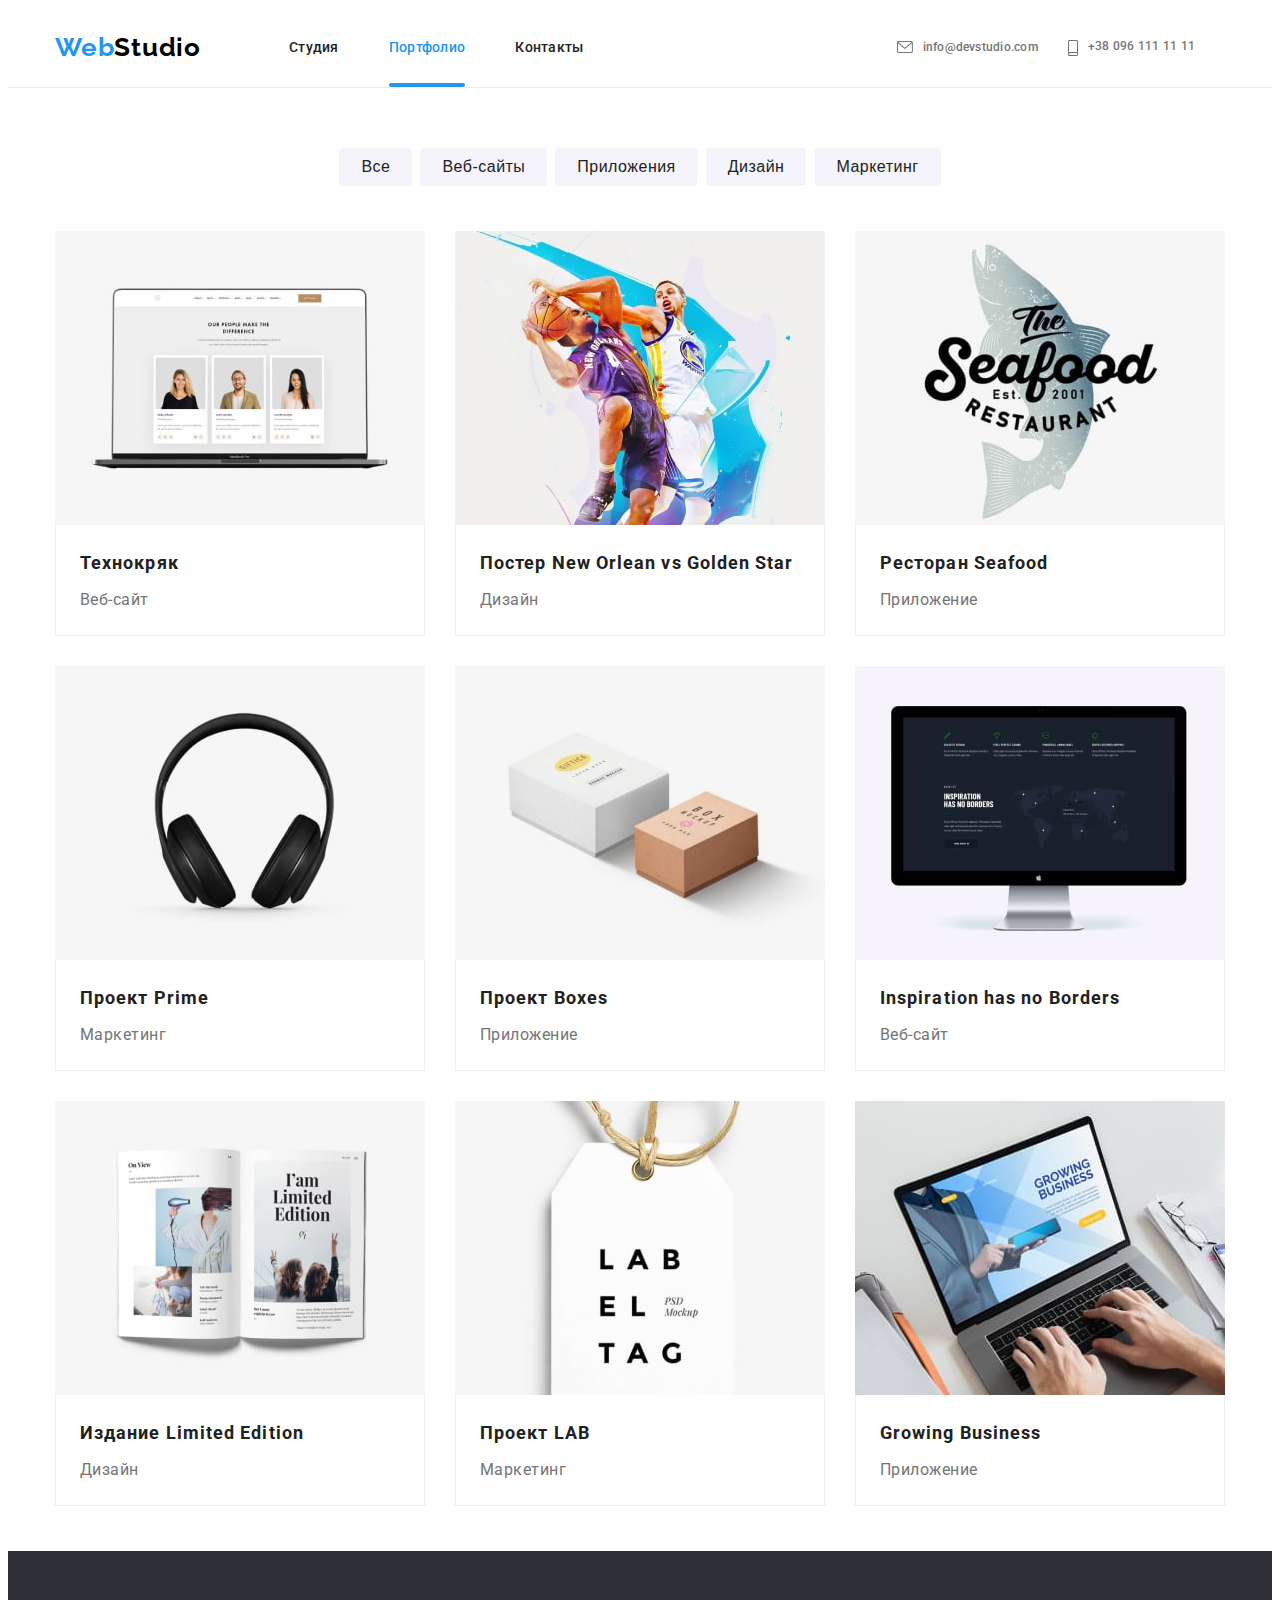
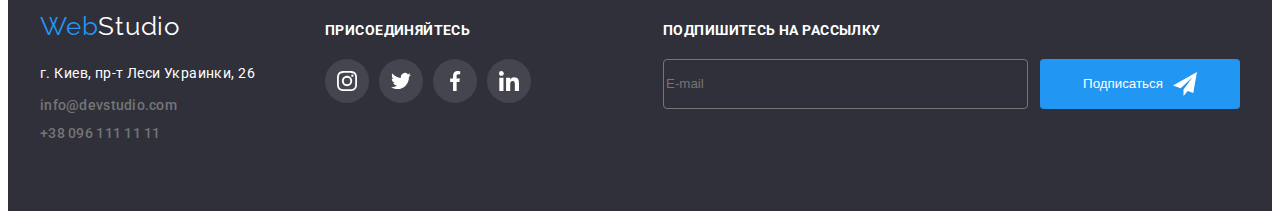
<file: portfolio.html>
<!DOCTYPE html>
<html lang="ru">
<head>
    <meta charset="UTF-8">
    <meta name="WebStudio" content="width=device-width, initial-scale=1.0">
    <meta name="viewport" content="width=device-width, initial-scale=1.0" />
    <title>WebStudio-Portfolio</title>
<link rel="preconnect" href="https://fonts.googleapis.com">
<link rel="preconnect" href="https://fonts.gstatic.com" crossorigin>
<link rel="preconnect" href="https://fonts.gstatic.com" crossorigin>
<link rel="preconnect" href="https://fonts.googleapis.com">
<link href="https://fonts.googleapis.com/css2?family=Raleway:wght@700&family=Roboto:wght@400;500;700;900&display=swap" rel="stylesheet"/>
<link rel="stylesheet" href="https://cdnjs.cloudflare.com/ajax/libs/modern-normalize/1.1.0/modern-normalize.min.css" integrity="sha512-wpPYUAdjBVSE4KJnH1VR1HeZfpl1ub8YT/NKx4PuQ5NmX2tKuGu6U/JRp5y+Y8XG2tV+wKQpNHVUX03MfMFn9Q==" crossorigin="anonymous" referrerpolicy="no-referrer"/>
<link rel="stylesheet" href="./css/styles.css">
<link rel="stylesheet" href="./css/main.min.css">
</head>
<body>
    <header class="header">
        <div class="container main-header">
            <nav class="main-nav">
                <!-- логотип -->
                <a href="/index.html" class="header__prelogo"> Web<span class="header__logo">Studio</span> 
                </a>
                <!-- навигацыя шапки -->
                <ul class="menu-list list">
                    <li class="menu-list__item"><a class="menu-list__link link" href="./index.html" >Студия</a></li>
                    <li class="menu-list__item"><a class="menu-list__link link current link" href="./portfolio.html" >Портфолио</a></li>
                    <li class="menu-list__item"><a class="menu-list__link link" href="#" >Контакты</a></li>
                </ul>
                <button type="button" class="menu-open-btn" data-menu-open>
                    <svg class="menu-open__icon" width="40px" height="40px">
                     <use href="./images/symbol-defs.svg#icon-menu_40px"></use>
                    </svg>               
                 </button>                
            </nav>     
             <!-- контакты --> 
             <ul class="contact-list">
                <li class="contact-list__item">
                    <a href="mailto:info@devstudio.com" class="contact-list__link link">
                    <!-- Ссылка на адрес электронной почты  -->
                    <svg class="contact-list__icon" width="16px" height="12px">
                        <use href="./images/symbol-defs.svg#icon-mail">
                        </use>
                    </svg>  
                    info@devstudio.com 
                    </a>
                </li>
                <li class="contact-list__item">
                            <!-- Ссылка на телефонный номер -->
                            <a href="tel:+380961111111" class="contact-list__link link">
                                <svg class="contact-list__icon" width="10px" height="16px">
                                    <use href="./images/symbol-defs.svg#icon-smartphone"></use>
                                </svg>
                                +38 096 111 11 11
                            </a>
                </li>            
            </ul> 
        </div>       
        <div class="mob-menu is-hidden" data-menu>        
            <div class="container">
                <button type="button" class="menu-close-btn" data-menu-close>
                    <svg class="menu-close__icon" width="40px" height="40px">
                        <use href="/images/symbol-defs.svg#icon-close_40px"></use>
                    </svg>
                </button>
                <ul class="mob-nav">
                    <li class="mob-nav__item"><a href="./index.html" class="mob-nav__link mob-nav__link--active">Студия</a></li>
                    <li class="mob-nav__item"><a href="./portfolio.html" class="mob-nav__link">Портфолио</a></li>
                    <li class="mob-nav__item"><a href="#" class="mob-nav__link">Контакты</a></li>
                </ul>
                <div class="mob-menu-bottom">
                    <ul class="mob-auth-nav">
                        <li class="mob-auth-nav__item"><a href="tel:+380961111111" class="mob-auth-nav__link mob-auth-nav__tel ">
                                +38 096 111 11 11</a></li>
                                <li class="mob-auth-nav__item"><a href="mailto:info@devstudio.com" class="mob-auth-nav__link">
                                    info@devstudio.com</a></li>
                        </ul>
                        <ul class="mob-soc__list">
                            <li class="mob-soc__item"><a href="" target="_blank" class="mob-soc__link">Instagram</a></li>
                            <li class="mob-soc__item"><a href="" target="_blank" class="mob-soc__link">Twitter</a></li>
                            <li class="mob-soc__item"><a href="" target="_blank" class="mob-soc__link">Facebook</a></li>
                            <li class="mob-soc__item"><a href="" target="_blank" class="mob-soc__link" >Linkedin</a></li>
                        </ul>
                </div>        
            </div>             
        </div>
    </header>
    <main>
        <!--Разделы-->
        <section class="filter">
            <div class="container filter-btn">
            <!--Фильтр кнопок-->
                <ul class="filter-list">
                    <li class="filter-list__item"><button class="filter-list__btn" type="button">Все</button></li>
                    <li class="filter-list__item"><button class="filter-list__btn" type="button">Веб-сайты</button></li>
                    <li class="filter-list__item"><button class="filter-list__btn" type="button">Приложения</button></li>
                    <li class="filter-list__item"><button class="filter-list__btn" type="button">Дизайн</button></li>
                    <li class="filter-list__item"><button class="filter-list__btn" type="button">Маркетинг</button></li>        
                </ul>
            <!--<section class="about"> </section>-->
            <h1 class="visually-hidden">Наши работы</h1>
                <ul class="about-list"> 
                    <li class="about-list__item">
                        <a href class="about-list__link link">
                            <div class="about-list_card">
                                <picture>
                                    <source srcset="./images/desktop/project-1-desk-1x.jpg 1x, ./images/desktop/project-1-desk-2x.jpg 2x"  media="(min-width:1200px)">
                                    <source srcset="./images/tablet/project-1-tablet-1x.jpg 1x, ./images/tablet/project-1-tablet-2x.jpg 2x"  media="(min-width:768px)">
                                    <source srcset="./images/mobile/project-1-mobile-1x.jpg 1x, ./images/mobile/project-1-mobile-2x.jpg 2x"  media="(min-width:320px)">
                                    <img src="./images/project-1.jpg" alt="анфас менеджеров" width="370" height="294" >
                                </picture>
                                
                            <p class="card-about__text">Ресурс предлагает комплексные предложения с разным уровнем функционала и сервисов. Все это позволит посетителю получить исчерпывающие сведения о компании или частном лице.</p>
                            </div>
                            <div class="about-section">
                                <h3 class="about-section__title">Технокряк</h3>
                                <p class="about-section__pre-title">Веб-сайт</p>
                            </div>
                        </a>
                    </li>
                        <li class="about-list__item"> 
                            <a href="" class="about-list__link link">
                                <div class="about-list_card">
                                    <picture>
                                        <source srcset="./images/desktop/project-2-desk-1x.jpg 1x, ./images/desktop/project-2-desk-2x.jpg 2x"  media="(min-width:1200px)">
                                    <source srcset="./images/tablet/project-2-tablet-1x.jpg 1x, ./images/tablet/project-2-tablet-2x.jpg 2x"  media="(min-width:768px)">
                                    <source srcset="./images/mobile/project-2-mobile-1x.jpg 1x, ./images/mobile/project-2-mobile-2x.jpg 2x"  media="(min-width:320px)">
                                        <img src="./images/project-2.jpg" alt="два баскетболиста с мячом" width="370" height="294" >
                                    </picture>                                    
                                    <p class="card-about__text">Ресурс предлагает комплексные предложения с разным уровнем функционала и сервисов. Все это позволит посетителю получить исчерпывающие сведения о компании или частном лице.</p>
                                </div>                                    
                                <div class="about-section">     
                                    <h3 class="about-section__title">Постер New Orlean vs Golden Star</h3>
                                    <p class="about-section__pre-title">Дизайн</p>
                                </div>  
                            </a>             
                        </li>
                        <li class="about-list__item"> 
                            <a href="" class="about-list__link link">
                                <div class="about-list_card">
                                    <picture>                                        
                                        <source srcset="./images/desktop/project-3-desk-1x.jpg 1x, ./images/desktop/project-3-desk-2x.jpg 2x"  media="(min-width:1200px)">
                                    <source srcset="./images/tablet/project-3-tablet-1x.jpg 1x, ./images/tablet/project-3-tablet-2x.jpg 2x"  media="(min-width:768px)">
                                    <source srcset="./images/mobile/project-3-mobile-1x.jpg 1x, ./images/mobile/project-3-mobile-2x.jpg 2x"  media="(min-width:320px)">
                                        <img src="./images/project-3.jpg" alt="логотип ресторана" width="370" height="294" >
                                    </picture>
                                    
                                    <p class="card-about__text">Ресурс предлагает комплексные предложения с разным уровнем функционала и сервисов. Все это позволит посетителю получить исчерпывающие сведения о компании или частном лице.</p>
                                </div>                                
                                <div class="about-section">
                                    <h3 class="about-section__title">Ресторан Seafood</h3>
                                    <p class="about-section__pre-title">Приложение</p>
                                </div>
                            </a>
                       </li>                
                        <li class="about-list__item"> 
                            <a href="" class="about-list__link link">
                                <div class="about-list_card">
                                    <picture>                                            
                                        <source srcset="./images/desktop/project-4-desk-1x.jpg 1x, ./images/desktop/project-4-desk-2x.jpg 2x"  media="(min-width:1200px)">
                                    <source srcset="./images/tablet/project-4-tablet-1x.jpg 1x, ./images/tablet/project-4-tablet-2x.jpg 2x"  media="(min-width:768px)">
                                    <source srcset="./images/mobile/project-4-mobile-1x.jpg 1x, ./images/mobile/project-4-mobile-2x.jpg 2x"  media="(min-width:320px)">
                                        <img src="./images/project-4.jpg" alt="наушники" width="370" height="294">
                                    </picture>
                                                               
                                    <p class="card-about__text">Ресурс предлагает комплексные предложения с разным уровнем функционала и сервисов. Все это позволит посетителю получить исчерпывающие сведения о компании или частном лице.</p>
                                </div>                                    
                                <div class="about-section">
                                    <h3 class="about-section__title">Проект Prime</h3>
                                    <p class="about-section__pre-title">Маркетинг</p>
                                </div>   
                            </a>                                                  
                        </li>
                        <li class="about-list__item"> 
                            <a href="" class="about-list__link link">
                                <div class="about-list_card">
                                    <picture>                                                                  
                                        <source srcset="./images/desktop/project-5-desk-1x.jpg 1x, ./images/desktop/project-5-desk-2x.jpg 2x"  media="(min-width:1200px)">
                                    <source srcset="./images/tablet/project-5-tablet-1x.jpg 1x, ./images/tablet/project-5-tablet-2x.jpg 2x"  media="(min-width:768px)">
                                    <source srcset="./images/mobile/project-5-mobile-1x.jpg 1x, ./images/mobile/project-5-mobile-2x.jpg 2x"  media="(min-width:320px)">
                                        <img src="./images/project-5.jpg" alt="две коробки" width="370"  height="294" >  
                                    </picture>                                
                                        
                                    <p class="card-about__text">Ресурс предлагает комплексные предложения с разным уровнем функционала и сервисов. Все это позволит посетителю получить исчерпывающие сведения о компании или частном лице.</p>
                                </div>                                   
                                <div class="about-section">
                                    <h3 class="about-section__title">Проект Boxes</h3>
                                    <p class="about-section__pre-title">Приложение</p>
                                </div>
                            </a> 
                        </li>
                        <li class="about-list__item">                             
                            <a href="" class="about-list__link link">
                                <div class="about-list_card">
                                    <picture>
                                        <source srcset="./images/desktop/project-6-desk-1x.jpg 1x, ./images/desktop/project-6-desk-2x.jpg 2x"  media="(min-width:1200px)">
                                    <source srcset="./images/tablet/project-6-tablet-1x.jpg 1x, ./images/tablet/project-6-tablet-2x.jpg 2x"  media="(min-width:768px)">
                                    <source srcset="./images/mobile/project-6-mobile-1x.jpg 1x, ./images/mobile/project-6-mobile-2x.jpg 2x"  media="(min-width:320px)">
                                        <img src="./images/project-6.jpg" alt="компьютер моноблок" width="370" height="294"  > 

                                    </picture>
                                    
                                    <p class="card-about__text">Ресурс предлагает комплексные предложения с разным уровнем функционала и сервисов. Все это позволит посетителю получить исчерпывающие сведения о компании или частном лице.</p>
                                </div>                                
                                <div class="about-section">
                                    <h3 class="about-section__title">Inspiration has no Borders</h3>
                                    <p class="about-section__pre-title">Веб-сайт</p>
                                </div> 
                            </a>   
                        </li>
                    <li class="about-list__item"> 
                        <a href="" class="about-list__link link">
                            <div class="about-list_card">
                                <picture>
                                    <source srcset="./images/desktop/project-7-desk-1x.jpg 1x, ./images/desktop/project-7-desk-2x.jpg 2x"  media="(min-width:1200px)">
                                    <source srcset="./images/tablet/project-7-tablet-1x.jpg 1x, ./images/tablet/project-7-tablet-2x.jpg 2x"  media="(min-width:768px)">
                                    <source srcset="./images/mobile/project-7-mobile-1x.jpg 1x, ./images/mobile/project-7-mobile-2x.jpg 2x"  media="(min-width:320px)">
                                    <img src="./images/project-7.jpg" alt="книга в развернутом виде" width="370" height="294"  >
                                </picture>                                                             
                                <p class="card-about__text">Ресурс предлагает комплексные предложения с разным уровнем функционала и сервисов. Все это позволит посетителю получить исчерпывающие сведения о компании или частном лице.</p>
                            </div>                              
                            <div class="about-section">
                                <h3 class="about-section__title">Издание Limited Edition</h3>
                                <p class="about-section__pre-title">Дизайн</p>  
                            </div>
                        </a>
                    </li>
                        <li class="about-list__item"> 
                            <a href="" class="about-list__link link">
                                <div class="about-list_card">
                                    <picture>
                                        <source srcset="./images/desktop/project-8-desk-1x.jpg 1x, ./images/desktop/project-8-desk-2x.jpg 2x"  media="(min-width:1200px)">
                                    <source srcset="./images/tablet/project-8-tablet-1x.jpg 1x, ./images/tablet/project-8-tablet-2x.jpg 2x"  media="(min-width:768px)">
                                    <source srcset="./images/mobile/project-8-mobile-1x.jpg 1x, ./images/mobile/project-8-mobile-2x.jpg 2x"  media="(min-width:320px)">
                                        <img src="./images/project-8.jpg" alt="ярлык с названием проекта" width="370" height="294"  >  
                                    </picture>                                                                                                       
                                    <p class="card-about__text">Ресурс предлагает комплексные предложения с разным уровнем функционала и сервисов. Все это позволит посетителю получить исчерпывающие сведения о компании или частном лице.</p>
                                </div>                                
                                <div class="about-section">
                                    <h3 class="about-section__title">Проект LAB</h3>
                                    <p class="about-section__pre-title">Маркетинг</p> 
                                </div> 
                            </a>       
                        </li>
                        <li class="about-list__item"> 
                            <a href="" class="about-list__link link">
                                <div class="about-list_card">
                                    <source srcset="./images/desktop/project-9-desk-1x.jpg 1x, ./images/desktop/project-9-desk-2x.jpg 2x"  media="(min-width:1200px)">
                                    <source srcset="./images/tablet/project-9-tablet-1x.jpg 1x, ./images/tablet/project-9-tablet-2x.jpg 2x"  media="(min-width:768px)">
                                    <source srcset="./images/mobile/project-9-mobile-1x.jpg 1x, ./images/mobile/project-9-mobile-2x.jpg 2x"  media="(min-width:320px)">
                                        <img src="./images/project-9.jpg" alt="руки печатают на ноутбуке" width="370" height="294"  >
                                    </picture>
                                    
                                    <p class="card-about__text">Ресурс предлагает комплексные предложения с разным уровнем функционала и сервисов. Все это позволит посетителю получить исчерпывающие сведения о компании или частном лице.</p>
                                </div>                                
                                <div class="about-section">
                                    <h3 class="about-section__title">Growing Business</h3>
                                    <p class="about-section__pre-title">Приложение</p>
                                </div> 
                            </a>         
                        </li>                  
                </ul>    
            </div>
        </section>    
    </main>
    <footer class="footer-page">
        <div class="container footer-page">
           <div class="footer-tablet">
               <div class="footer-adress">
                   <!-- логотип -->
                   
                     <a href="./index.html" class="logo">Web<span class="footer__logo">Studio</span></a>
                    <address>
                      
                       <ul class="footer-nav__list">
                           <!-- навигацыя гугл -->
                            <li class="footer-nav__item ">
                                <a href="https://www.google.com/maps/place/%D0%B1%D1%83%D0%BB%D1%8C%D0%B2%D0%B0%D1%80+%D0%9B%D0%B5%D1%81%D1%96+%D0%A3%D0%BA%D1%80%D0%B0%D1%97%D0%BD%D0%BA%D0%B8,+26,+%D0%9A%D0%B8%D1%97%D0%B2,+02000/@50.4265807,30.5361971,17z/data=!3m1!4b1!4m5!3m4!1s0x40d4cf0e033ecbe9:0x57a4dffefec77da0!8m2!3d50.4265807!4d30.5383858"
                                   target="blank" class="geolocation">г. Киев, пр-т Леси Украинки, 26</a></li> 
                           <!-- контакты -->
                           <li class="footer-nav__item "><a href="mailto:info@devstudio.com" class="auth-nav__link">info@devstudio.com</a>
                           </li>
                           <li class="footer-nav__item "><a href="tel:+380961111111" class="auth-nav__link">+38 096 111 11 11</a></li>
                       </ul>
                   </address>  
           </div>
           <div class="footer-link">
            <h2 class="footer-title">Присоединяйтесь</h2>
            <ul class="footer-soc__list">

                <li class="footer-soc__item">
                    <a href="" class="footer-soc__link">
                        <svg class="footer-soc__icon" width="20px" height="20px">
                            <use href="./images/symbol-defs.svg#icon-instagram-2"></use>
                        </svg>
                    </a>
                </li>
                <li class="footer-soc__item">
                    <a href="" class="footer-soc__link">
                        <svg class="footer-soc__icon" width="20px" height="20px">
                            <use href="./images/symbol-defs.svg#icon-twitter"></use>
                        </svg>
                    </a>
                </li>
                <li class="footer-soc__item">
                    <a href="" class="footer-soc__link">
                        <svg class="footer-soc__icon" width="20px" height="20px">
                            <use href="./images/symbol-defs.svg#icon-facebook"></use>
                        </svg>
                    </a>
                </li>
                <li class="footer-soc__item">
                    <a href="" class="footer-soc__link">
                        <svg class="footer-soc__icon" width="20px" height="20px">
                            <use href="./images/symbol-defs.svg#icon-linkedin"></use>
                        </svg>
                    </a>
                </li>
            </ul>
            </div>
        </div>
           
               <form class="footer-mail">
                   <h2 class="footer-title">подпишитесь на рассылку</h2>
                   <div class="footer-input">
                   <input type="email" name="email" class="footer__form" placeholder="E-mail">
                   <button type="submit" class="footer__button">Подписаться
                       <svg class="footer-icon" width="24px" height="24px">
                           <use href="/images/symbol-defs.svg#icon-icon-send" ></use>
                       </svg>
                   </button>
                   </div>
               </form>
            <div class="backdrop is-hidden" data-modal>
                <div class="modal">
                    <button type="button" class="button-modal" data-modal-close>
                        <svg class="button-close" width="30px" height="30px">
                            <use href="./images/symbol-defs.svg#icon-close-black-18dp"></use>
                        </svg>
                    </button>
                    <h3 class="modal-text">Оставьте свои данные, мы вам перезвоним</h3>
                    <form class="modal-form">
                        <div class="form">
                            <label class="name-modal">
                                Имя
                                <input type="text" class="modal-input" name="user-name">
                                <svg class="icon-modal" width="18px" height="18px">
                                    <use href="./images/symbol-defs.svg#icon-person-black-18dp-1">
                                    </use>
                                </svg>
                            </label>
                        </div>
                        <div class="form">
                            <label class="name-modal">
                                Телефон
                                <input type="tel" class="modal-input" name="user-tel">  
                                <svg class="icon-modal" width="18px" height="18px">
                                    <use href="./images/symbol-defs.svg#icon-phone-black-18dp-1">
                                    </use>
                                </svg>                                                    
                            </label>
                        </div>
                        <div class="form">
                            <label class="name-modal">
                                Почта
                                <input type="email" class="modal-input" name="user-mail">
                                <svg class="icon-modal" width="18px" height="18px">
                                    <use href="./images/symbol-defs.svg#icon-email-black-18dp-1">
                                    </use>
                                </svg>
                            </label>
                        </div>
                        <div class="form">
                            <label for="user-text" class="name-modal">
                                Комментарий
                            </label>
                            <textarea class="modal-coments" placeholder="Введите текст" name="user-text" id="user-text"></textarea>            
                        </div>
                        <div class="form-ch">
                            <label class="modal-check">
                                <input type="checkbox" name="consent" class="inp-check" />
                                <span class="mod-chec">
                                </span>
                                <span class="modal-consent">Соглашаюсь с рассылкой и принимаю
                                <a href="" class="consent-link link">Условия договора
                                </a>
                                 </span>
                                
                            </label>
                        </div>                       
                        <button type="submit" class="modal-button"> Отправить                             
                        </button>
                    </form>
                </div>
            </div>
</body>
</html>
</file>
<file: css/styles.css>
/*Страница Портфолио*/



/*Разделы работ*/




/*Наша команда*/




/*Client potfolio*/


/*Footer*/




/*Modal*/


/*Основной цвет тексте #212121*/
/*Вторичный цвет текста #757575*/
/*Дополнительный цвет текста #ffffff*/
/*Акцент цвет #2196F3*/
</file>
<file: css/main.min.css>
p,h1,h2,h3,h4,h5,h6{margin:0;padding:0}ul,ol{list-style:none;margin:0;padding:0}:root{--primary-text-color: #212121;--title-text-color: #757575;--complementary-text-color: #ffffff;--accent-color: #2196f3;--typical-gap: 10px}html{-webkit-box-sizing:border-box;box-sizing:border-box}*,*::before,*::after{-webkit-box-sizing:inherit;box-sizing:inherit}ul{list-style:none}.link{text-decoration:none;-webkit-transition-property:color;transition-property:color;-webkit-transition-duration:250ms;transition-duration:250ms;-webkit-transition-timing-function:cubic-bezier(0.4, 0, 0.2, 1);transition-timing-function:cubic-bezier(0.4, 0, 0.2, 1)}img{display:block;height:auto;width:100%}.container{width:100%;margin-left:auto;margin-right:auto;padding-left:15px;padding-right:15px}@media screen and (min-width: 480px){.container{width:480px}}@media screen and (min-width: 768px){.container{width:768px}}@media screen and (min-width: 1200px){.container{width:1200px}}.menu-list{display:none;margin-left:93px}.menu-list__item:not(:last-child){margin-right:50px}@media screen and (min-width: 768px){.menu-list{display:-webkit-box;display:-ms-flexbox;display:flex;margin-left:88px}}.menu-list__link{color:var(--primary-text-color);font-weight:500;font-size:14px;line-height:1.14;letter-spacing:.02em;position:relative;padding:32px 0;display:block}.menu-list__link.current{color:var(--accent-color)}.menu-list__link:hover,.menu-list__link:focus,.contact-list__link:hover,.contact-list__link:focus{color:var(--accent-color)}.current::after{content:"";position:absolute;left:0;bottom:0px;width:100%;height:4px;background-color:var(--accent-color);border-radius:2px}.visually-hidden{position:absolute;white-space:nowrap;width:1px;height:1px;overflow:hidden;border:0;padding:0;clip:rect(0 0 0 0);-webkit-clip-path:inset(50%);clip-path:inset(50%);margin:-1px}.header{border-bottom:1px solid #ececec;display:-webkit-box;display:-ms-flexbox;display:flex}.contact-list{display:none}.header__prelogo{color:#2196f3;font-family:Raleway,sans-serif;font-size:24px;line-height:1.16;letter-spacing:.03em;text-decoration:none;display:-webkit-box;display:-ms-flexbox;display:flex;-webkit-box-pack:center;-ms-flex-pack:center;justify-content:center}.header__logo{color:#000}.contact-list__item:focus,.contact-list__item:hover{color:#2196f3}.contact-list__link{font-family:Roboto;font-weight:500;font-size:14px;line-height:1.14;color:var(--title-text-color);-webkit-transition-property:сolor;transition-property:сolor;-webkit-transition-duration:250ms;transition-duration:250ms;-webkit-transition-timing-function:cubic-bezier(0.4, 0, 0.2, 1);transition-timing-function:cubic-bezier(0.4, 0, 0.2, 1)}.contact-list__icon{margin-right:10px;border:0;padding:0;fill:currentColor}.menu-open-btn{background-color:rgba(0,0,0,0);border:none;display:block;margin-left:auto}.menu-close__icon{background-color:rgba(0,0,0,0)}.mob-menu-bottom{margin-top:auto}.mob-menu .container{display:-webkit-box;display:-ms-flexbox;display:flex;-webkit-box-orient:vertical;-webkit-box-direction:normal;-ms-flex-direction:column;flex-direction:column;-webkit-box-pack:justify;-ms-flex-pack:justify;justify-content:space-between;height:100%}.mob-menu{z-index:5;position:fixed;top:0;width:100%;height:100%;padding:48px 40px;margin-bottom:64px;background-color:#fff}.mob-auth-nav{margin-bottom:64px}.mob-auth-nav__link{font-weight:500;font-size:24px;line-height:1.16;letter-spacing:.02em;color:#757575}.mob-auth-nav__tel{color:#2196f3}.mob-nav__link{font-weight:500;font-size:40px;line-height:1.17;letter-spacing:.02em;color:#212121}a{text-decoration:none}.mob-nav__link--active{color:#2196f3}.mob-nav__item:not(:last-child){padding-bottom:32px}.main-nav{display:-webkit-box;display:-ms-flexbox;display:flex;-webkit-box-align:center;-ms-flex-align:center;align-items:center;vertical-align:middle;padding:0}.mob-soc__list{display:-webkit-box;display:-ms-flexbox;display:flex;-ms-flex-wrap:wrap;flex-wrap:wrap}.mob-soc__item:not(:last-child){position:relative;margin-right:20px}.mob-soc__item:not(:last-child)::after{content:"";position:absolute;top:0;right:-10px;display:inline-block;width:1px;height:22px;background-color:rgba(33,33,33,.2)}.mob-auth-nav__item:not(:last-child){margin-bottom:32px}.mob-soc__link{font-weight:500;font-size:18px;line-height:1.22;letter-spacing:.02em;color:#2196f3}.menu-close-btn{position:fixed;top:10px;right:15px;width:40px;height:40px;border:none;background-color:rgba(0,0,0,0);background-image:url(../images/close_40px.png)}.text-list{-ms-flex-wrap:wrap;flex-wrap:wrap}.features-list{-ms-flex-wrap:wrap;flex-wrap:wrap}.work-list{-ms-flex-wrap:wrap;flex-wrap:wrap}.customers-list{-ms-flex-wrap:wrap;flex-wrap:wrap}@media screen and (min-width: 768px){.main-header{height:80px;padding-top:30px;padding-bottom:30px;display:-webkit-box;display:-ms-flexbox;display:flex;-webkit-box-align:center;-ms-flex-align:center;align-items:center}}@media screen and (min-width: 768px)and (min-width: 768px){.contact-list{display:-webkit-box;display:-ms-flexbox;display:flex;-webkit-box-orient:vertical;-webkit-box-direction:normal;-ms-flex-direction:column;flex-direction:column;-webkit-box-align:stretch;-ms-flex-align:stretch;align-items:stretch;margin-left:84px}.contact-list__item{margin-bottom:10px}}@media screen and (min-width: 768px){.contact-list__link{font-size:12px;font-weight:500;line-height:1.16;letter-spacing:.02em;display:-webkit-box;display:-ms-flexbox;display:flex}}@media screen and (min-width: 768px){.menu-open-btn{display:none}}@media screen and (min-width: 1200px){.header__prelogo{color:#2196f3;font-family:"Raleway";font-weight:700;font-size:26px;line-height:1.19;letter-spacing:.03em;text-decoration:none}.header__logo{color:#000}.header{height:80px;padding-top:30px;padding-bottom:30px;display:-webkit-box;display:-ms-flexbox;display:flex;-webkit-box-align:center;-ms-flex-align:center;align-items:center}.contact-list{display:-webkit-box;display:-ms-flexbox;display:flex;-webkit-box-orient:horizontal;-webkit-box-direction:normal;-ms-flex-direction:row;flex-direction:row;margin-left:auto;-webkit-box-align:center;-ms-flex-align:center;align-items:center}.contact-list__item{margin-bottom:0;margin-right:30px}}.hero{height:400px;padding-top:118px;padding-bottom:118px;background-image:-webkit-gradient(linear, left top, right top, from(rgba(47, 48, 58, 0.4)), to(rgba(47, 48, 58, 0.4))),url(./images/hero-mobile.jpg);background-image:linear-gradient(to right, rgba(47, 48, 58, 0.4), rgba(47, 48, 58, 0.4)),url(./images/hero-mobile.jpg);max-width:1600px;margin-left:auto;margin-right:auto;background-color:#000;background-repeat:no-repeat;background-position:center;background-size:cover;text-align:center;height:600px;padding-top:200px;padding-bottom:200px}.hero__title{color:var(--complementary-text-color);font-weight:900;font-size:26px;line-height:1.61;letter-spacing:.06em;text-transform:uppercase;margin-bottom:30px}.hero__btn{cursor:pointer;color:#fff;background-color:var(--accent-color);font-size:16px;line-height:1.87;letter-spacing:.06em;border-radius:4px;border:rgba(0,0,0,0);padding-top:10px;padding-bottom:10px;padding-left:32px;padding-right:32px;width:200px;height:50px}.hero__btn:hover,.hero__btn:focus{color:var(--complementary-text-color);background-color:#188ce8}@media not all,(-webkit-min-device-pixel-ratio: 2),(min-resolution: 192dpi),(min-resolution: 2dppx){.hero{background-image:-webkit-gradient(linear, left top, right top, from(rgba(47, 48, 58, 0.4)), to(rgba(47, 48, 58, 0.4))),url(../images/mobile/hero-mobile-2x.jpg)}}.backdrop{width:100%;height:100%;top:0;position:absolute;position:fixed;background-color:rgba(0,0,0,.2);-webkit-transition:opacity 250ms,visibility 250ms;transition:opacity 250ms,visibility 250ms}.modal{position:absolute;top:50%;left:50%;-webkit-transform:translate(-50%, -50%);transform:translate(-50%, -50%);width:95vw;min-height:581px;background-color:#fff;border-radius:4px;padding:40px}.button__modal{position:absolute;display:-webkit-box;display:-ms-flexbox;display:flex;-webkit-box-align:center;-ms-flex-align:center;align-items:center;-webkit-box-pack:center;-ms-flex-pack:center;justify-content:center;top:8px;right:8px;width:30px;height:30px;border:1px solid rgba(0,0,0,.1);border-radius:50%;background-color:rgba(0,0,0,0);cursor:pointer}.modal-text{color:var(--primary-text-color);-webkit-box-pack:center;-ms-flex-pack:center;justify-content:center;font-size:20px;text-align:center;margin-bottom:12px}.button-close{fill:var(--primary-text-color);width:11px;height:11px;-webkit-transition-property:fill;transition-property:fill;-webkit-transition-duration:250ms;transition-duration:250ms;-webkit-transition-timing-function:cubic-bezier(0.4, 0, 0.2, 1);transition-timing-function:cubic-bezier(0.4, 0, 0.2, 1)}.button__modal:hover .button-close,.button__modal:focus .button-close{fill:var(--accent-color)}.form{position:relative;margin-bottom:10px}.form__name{font-family:"Roboto";font-style:normal;font-weight:400;font-size:12px;line-height:1.16;letter-spacing:.01em;display:block;color:#757575}.icon-modal{position:absolute;left:12px;top:50%;-webkit-transition-property:fill;transition-property:fill;-webkit-transition-duration:250ms;transition-duration:250ms;-webkit-transition-timing-function:cubic-bezier(0.4, 0, 0.2, 1);transition-timing-function:cubic-bezier(0.4, 0, 0.2, 1)}.form__input{width:100%;height:40px;border-radius:4px;border:1px solid rgba(33,33,33,.2);background-color:rgba(0,0,0,0);position:relative;cursor:pointer;padding-left:38px;margin-top:4px;-webkit-transition-property:border-color;transition-property:border-color;-webkit-transition-duration:250ms;transition-duration:250ms;-webkit-transition-timing-function:cubic-bezier(0.4, 0, 0.2, 1);transition-timing-function:cubic-bezier(0.4, 0, 0.2, 1)}.form__input:hover{border-color:var(--accent-color)}.form__input:focus{border-color:var(--accent-color);outline:rgba(0,0,0,0)}.form__input:hover+.icon-modal{fill:var(--accent-color)}.modal-coments:hover{border-color:var(--accent-color)}.modal-coments:focus{border-color:var(--accent-color);outline:rgba(0,0,0,0)}.modal-coments{display:block;width:100%;height:120px;border-radius:4px;border:1px solid rgba(33,33,33,.2);background-color:rgba(0,0,0,0);cursor:pointer;margin-top:4px;padding-top:12px;padding-bottom:12px;padding-left:16px;padding-right:16px;resize:none;-webkit-transition-property:border-color;transition-property:border-color;-webkit-transition-duration:250ms;transition-duration:250ms;-webkit-transition-timing-function:cubic-bezier(0.4, 0, 0.2, 1);transition-timing-function:cubic-bezier(0.4, 0, 0.2, 1)}.modal-check{padding-left:12px;display:-webkit-box;display:-ms-flexbox;display:flex;-webkit-box-pack:center;-ms-flex-pack:center;justify-content:center;-webkit-box-align:center;-ms-flex-align:center;align-items:center}.modal-check__inp-check{-webkit-appearance:none;-moz-appearance:none;appearance:none;position:absolute}.modal-check__mod-chec::after{content:"";display:inline-block;width:16px;height:15px;background-origin:border-box;background-image:url("../images/check.jpg")}.modal-check__inp-check:checked+.modal-check__mod-chec::after{background-image:url("../images/icon-check.jpg")}.modal-check__consent{display:inline-block;font-size:14px;line-height:1.71;letter-spacing:.03em;color:#757575;margin-left:8px}.modal-check__consent-link{letter-spacing:.03em;-webkit-text-decoration-line:underline;text-decoration-line:underline;color:var(--accent-color)}.modal__button{cursor:pointer;font-weight:bold;font-size:16px;text-align:center;line-height:1.88;letter-spacing:.06em;border:none;border-radius:4px;min-width:200px;min-height:50px;margin:auto;margin-top:20px;color:var(--complementary-text-color);background:var(--accent-color);display:block;-webkit-transition-timing-function:cubic-bezier(0.4, 0, 0.2, 1);transition-timing-function:cubic-bezier(0.4, 0, 0.2, 1)}.modal__button:focus{-webkit-box-shadow:0px 3px 1px rgba(0,0,0,.1),0px 1px 2px rgba(0,0,0,.08),0px 2px 2px rgba(0,0,0,.12);box-shadow:0px 3px 1px rgba(0,0,0,.1),0px 1px 2px rgba(0,0,0,.08),0px 2px 2px rgba(0,0,0,.12)}.modal__button:hover{-webkit-box-shadow:0px 3px 1px rgba(0,0,0,.1),0px 1px 2px rgba(0,0,0,.08),0px 2px 2px rgba(0,0,0,.12);box-shadow:0px 3px 1px rgba(0,0,0,.1),0px 1px 2px rgba(0,0,0,.08),0px 2px 2px rgba(0,0,0,.12)}@media screen and (min-width: 480px){.modal{width:450px}}@media screen and (min-width: 1200px){.modal{width:528px}}body{font-family:"Roboto","sans-serif"}.text{padding:60px 0}.text-list{list-style:none;margin:0;padding:0}.text-list__item{font-size:14px;letter-spacing:.03em}.text-list__item:not(:last-child){margin-bottom:30px}.text-list__peculiarities{display:-webkit-box;display:-ms-flexbox;display:flex;-webkit-box-align:center;-ms-flex-align:center;align-items:center;-webkit-box-pack:center;-ms-flex-pack:center;justify-content:center;width:100%;height:120px;margin-bottom:30px;background-color:#f5f4fa;border-radius:4px;margin-right:10px;fill:var(--primary-text-color)}.text-list__peculiarities-icon{fill:currentColor}.text-list__heading{margin-bottom:var(--typical-gap);color:var(--primary-text-color);font-weight:700;font-size:14px;line-height:1.14;letter-spacing:.03em;text-transform:uppercase;text-align:center}.text-list__after-heading{color:var(--title-text-color);font-size:14px;line-height:1.71;letter-spacing:.03em}@media screen and (min-width: 768px){.text-list{display:-webkit-box;display:-ms-flexbox;display:flex;-ms-flex-wrap:wrap;flex-wrap:wrap;-webkit-box-pack:center;-ms-flex-pack:center;justify-content:center;margin:-15px}.text-list__item{width:calc(50% - 30px);margin:15px}.text-list__heading{text-align:start}}@media screen and (min-width: 1200px){.text{padding-top:94px;padding-bottom:94px;-webkit-box-pack:center;-ms-flex-pack:center;justify-content:center}.text-list{display:-webkit-box;display:-ms-flexbox;display:flex}.text-list__item{width:calc(25% - 30px)}}.features{padding-bottom:94px;display:none}@media screen and (min-width: 1200px){.features{display:-webkit-box;display:-ms-flexbox;display:flex}}.features-title{color:var(--primary-text-color);margin-bottom:50px;font-weight:700;font-size:36px;line-height:1.16;text-align:center;letter-spacing:.03em}.features-list{display:-webkit-box;display:-ms-flexbox;display:flex;-webkit-box-pack:justify;-ms-flex-pack:justify;justify-content:space-between}.features-list__item:not(:last-child){margin-right:30px}.features-list__item{position:relative}.features-list__text{position:absolute;width:100%;height:70px;display:block;left:0;bottom:0;padding-top:27px;padding-bottom:27px;color:var(--complementary-text-color);font-size:14px;line-height:1.14;text-align:center;letter-spacing:.03em;text-transform:uppercase;background-color:rgba(47,48,58,.8)}@media screen and (min-width: 768px){.hero{background-image:-webkit-gradient(linear, left top, right top, from(rgba(47, 48, 58, 0.4)), to(rgba(47, 48, 58, 0.4))),url(../images/tablet/hero-tablet.jpg)}}@media not all,screen and (min-width: 768px)and (-webkit-min-device-pixel-ratio: 2),screen and (min-width: 768px)and (min-resolution: 192dpi),screen and (min-width: 768px)and (min-resolution: 2dppx){.hero{background-image:-webkit-gradient(linear, left top, right top, from(rgba(47, 48, 58, 0.4)), to(rgba(47, 48, 58, 0.4))),url(../images/tablet/hero-tablet-2x.jpg)}}@media screen and (min-width: 1200px){.hero{max-width:1600px;background-image:-webkit-gradient(linear, left top, right top, from(rgba(47, 48, 58, 0.4)), to(rgba(47, 48, 58, 0.4))),url(../images/desktop/hero-desk.jpg);background-image:linear-gradient(to right, rgba(47, 48, 58, 0.4), rgba(47, 48, 58, 0.4)),url(../images/desktop/hero-desk.jpg)}.hero__title{font-weight:900;font-size:44px;line-height:1.36}}@media not all,screen and (min-width: 1200px)and (-webkit-min-device-pixel-ratio: 2),screen and (min-width: 1200px)and (min-resolution: 192dpi),screen and (min-width: 1200px)and (min-resolution: 2dppx){.hero{background-image:-webkit-gradient(linear, left top, right top, from(rgba(47, 48, 58, 0.4)), to(rgba(47, 48, 58, 0.4))),url(../images/desktop/hero-desk-2x.jpg);background-image:linear-gradient(to right, rgba(47, 48, 58, 0.4), rgba(47, 48, 58, 0.4)),url(../images/desktop/hero-desk-2x.jpg);background-repeat:no-repeat;background-size:cover}}.filter{padding:60px 0}.filter-list{-ms-flex-wrap:wrap;flex-wrap:wrap;margin-bottom:40px;display:-webkit-inline-box;display:-ms-inline-flexbox;display:inline-flex}.filter-list__item:not(:last-child){margin-right:8px;margin-bottom:15px}.filter-list__btn{display:inline-block;border:none;padding:6px 22px;border-radius:4px;min-width:73px;cursor:pointer;background-color:#f5f4fa;color:var(--primary-text-color);border:rgba(0,0,0,0);font-style:normal;font-weight:500;font-size:16px;line-height:1.62;text-align:center;letter-spacing:.03em;-webkit-transition-property:color,background-color,-webkit-box-shadow;transition-property:color,background-color,-webkit-box-shadow;transition-property:color,background-color,box-shadow;transition-property:color,background-color,box-shadow,-webkit-box-shadow;-webkit-transition-duration:250ms;transition-duration:250ms;-webkit-transition-timing-function:cubic-bezier(0.4, 0, 0.2, 1);transition-timing-function:cubic-bezier(0.4, 0, 0.2, 1)}.filter-list__btn:hover,.filter-list__btn:focus{color:#fff;background-color:#2196f3;-webkit-box-shadow:0px 3px 1px rgba(0,0,0,.1),0px 1px 2px rgba(0,0,0,.08),0px 2px 2px rgba(0,0,0,.12);box-shadow:0px 3px 1px rgba(0,0,0,.1),0px 1px 2px rgba(0,0,0,.08),0px 2px 2px rgba(0,0,0,.12)}@media screen and (min-width: 768px){.filter-list{display:-webkit-box;display:-ms-flexbox;display:flex;-webkit-box-pack:center;-ms-flex-pack:center;justify-content:center;margin-bottom:30px}}.about-section__pre-title{color:var(--title-text-color);font-size:16px;line-height:1.87;letter-spacing:.03em}.about-section__title{color:var(--primary-text-color);margin-bottom:4px;font-weight:700;font-size:18px;line-height:2;letter-spacing:.06em}.about-list__item:last-child(3){margin-bottom:30px}.about-list__item:nth-child(3n){margin-right:0}.about-list__item:nth-last-child(-n+3){margin-bottom:0}.about-list__link:hover,.about-list__link:focus{display:block;-webkit-box-shadow:0px 1px 1px rgba(0,0,0,.12),0px 4px 4px rgba(0,0,0,.06),1px 4px 6px rgba(0,0,0,.16);box-shadow:0px 1px 1px rgba(0,0,0,.12),0px 4px 4px rgba(0,0,0,.06),1px 4px 6px rgba(0,0,0,.16)}.about-list__link{display:block;-webkit-transition-property:-webkit-box-shadow;transition-property:-webkit-box-shadow;transition-property:box-shadow;transition-property:box-shadow, -webkit-box-shadow;-webkit-transition-duration:250ms;transition-duration:250ms;-webkit-transition-timing-function:cubic-bezier(0.4, 0, 0.2, 1);transition-timing-function:cubic-bezier(0.4, 0, 0.2, 1)}.about-list_card{position:relative;overflow:hidden}.card-about__text{height:100%;font-size:18px;line-height:1.55;letter-spacing:.03em;position:absolute;top:0;background-color:rgba(33,150,243,.9);color:var(--complementary-text-color);padding-top:63px;padding-bottom:63px;padding-left:24px;padding-right:24px;-webkit-transform:translatey(100%);transform:translatey(100%);-webkit-transition-property:-webkit-transform;transition-property:-webkit-transform;transition-property:transform;transition-property:transform, -webkit-transform;-webkit-transition-duration:250ms;transition-duration:250ms;-webkit-transition-timing-function:cubic-bezier(0.4, 0, 0.2, 1);transition-timing-function:cubic-bezier(0.4, 0, 0.2, 1)}.about-list__item:hover .card-about__text{-webkit-transform:translateY(0);transform:translateY(0)}.about-section{padding:20px 24px;border-left:1px solid #eee;border-right:1px solid #eee;border-bottom:1px solid #eee}@media screen and (min-width: 320px)and (max-width: 767px){.about-list__item:not(:last-child){margin-bottom:30px}}@media screen and (min-width: 768px){.about-list{display:-webkit-box;display:-ms-flexbox;display:flex;-ms-flex-wrap:wrap;flex-wrap:wrap;margin:-15px}.about-list__item{margin:15px}.about-list__link{width:354px;display:-webkit-box;display:-ms-flexbox;display:flex;-webkit-box-orient:vertical;-webkit-box-direction:normal;-ms-flex-direction:column;flex-direction:column;height:100%}.about-list_card:not(:last-child){margin-bottom:0}}@media screen and (min-width: 1200px){.about-list__link{width:370px}}.work{padding-top:60px;padding-bottom:60px;background-color:#f5f4fa}.work-title{font-size:28px;line-height:1.17;text-align:center;letter-spacing:.03em;margin-bottom:30px}.work-list__item{background-color:#fff;-webkit-box-shadow:0px 1px 3px rgba(0,0,0,.12),0px 1px 1px rgba(0,0,0,.14),0px 2px 1px rgba(0,0,0,.2);box-shadow:0px 1px 3px rgba(0,0,0,.12),0px 1px 1px rgba(0,0,0,.14),0px 2px 1px rgba(0,0,0,.2);border-radius:0px 0px 4px 4px}.work-list__headins{padding:30px 32px}.work-list__heading{font-weight:500;font-size:16px;line-height:1.18;margin-bottom:10px;text-align:center}.work-list__after-heading{color:var(--title-text-color);font-size:16px;line-height:1.18;text-align:center;letter-spacing:.03em}.social-list{margin-top:16px;display:-webkit-box;display:-ms-flexbox;display:flex;-webkit-box-pack:center;-ms-flex-pack:center;justify-content:center}.social-list__item{-webkit-box-sizing:border-box;box-sizing:border-box;color:#afb1b8}.social-list__link:hover,.social-list__link:focus{background-color:#2196f3;fill:#fff}.social-list__link{fill:#afb1b8;display:-webkit-box;display:-ms-flexbox;display:flex;-webkit-box-pack:center;-ms-flex-pack:center;justify-content:center;-webkit-box-align:center;-ms-flex-align:center;align-items:center;width:44px;height:44px;border-radius:50%;-webkit-transition-property:background-color;transition-property:background-color;-webkit-transition-duration:250ms;transition-duration:250ms;-webkit-transition-timing-function:cubic-bezier(0.4, 0, 0.2, 1);transition-timing-function:cubic-bezier(0.4, 0, 0.2, 1)}.social-list__item:not(:last-child){margin-right:10px}.social-list__icon{color:currentColor;-webkit-transition-property:fill;transition-property:fill;-webkit-transition-duration:250ms;transition-duration:250ms;-webkit-transition-timing-function:cubic-bezier(0.4, 0, 0.2, 1);transition-timing-function:cubic-bezier(0.4, 0, 0.2, 1)}@media screen and (min-width: 768px){.work-list{display:-webkit-box;display:-ms-flexbox;display:flex;-ms-flex-wrap:wrap;flex-wrap:wrap;-webkit-box-pack:center;-ms-flex-pack:center;justify-content:center;margin:-15px}.work-list__item{width:calc(50% - 30px);margin:15px}.work{display:-webkit-box;display:-ms-flexbox;display:flex;-ms-flex-wrap:wrap;flex-wrap:wrap;-webkit-box-pack:center;-ms-flex-pack:center;justify-content:center}}@media screen and (min-width: 768px)and (min-width: 1200px){.work-list__item{width:calc(25% - 30px)}}@media screen and (min-width: 1200px){.work{padding-top:94px;padding-bottom:94px}.work-title{margin-bottom:50px;font-weight:700;font-size:36px;line-height:1.16}.work-list{display:-webkit-box;display:-ms-flexbox;display:flex;-ms-flex-wrap:nowrap;flex-wrap:nowrap}}@media screen and (min-width: 320px)and (max-width: 1199px){.hero{padding:118px 0;height:400px}}.customers{padding:60px 0}@media screen and (min-width: 768px){.customers{padding-top:60px;padding-bottom:60px}}.customers-title{font-size:28px;line-height:1.17;text-align:center;letter-spacing:.03em;margin-bottom:30px}.customers-list__item{margin:15px;-webkit-box-align:center;-ms-flex-align:center;align-items:center;width:210px}.customers-list{display:-webkit-box;display:-ms-flexbox;display:flex;-ms-flex-wrap:wrap;flex-wrap:wrap;-webkit-box-pack:center;-ms-flex-pack:center;justify-content:center;margin:-15px}.customers-list__link{color:#afb1b8;display:-webkit-box;display:-ms-flexbox;display:flex;-webkit-box-align:center;-ms-flex-align:center;align-items:center;-webkit-box-pack:center;-ms-flex-pack:center;justify-content:center;width:210px;height:92px;border-radius:4px;border:1px solid #afb1b8;-webkit-transition-property:color,border;transition-property:color,border;-webkit-transition-duration:250ms;transition-duration:250ms;-webkit-transition-timing-function:cubic-bezier(0.4, 0, 0.2, 1);transition-timing-function:cubic-bezier(0.4, 0, 0.2, 1)}.customers-list__link:hover,.customers-list__link:focus{color:#2196f3;border:1px solid #2196f3}.customers-list__img{width:106px;height:60px;fill:currentColor}@media screen and (min-width: 768px){.customers-list__item{width:226px}}@media screen and (min-width: 1200px){.customers{padding-top:94px;padding-bottom:94px;-webkit-box-pack:center;-ms-flex-pack:center;justify-content:center}.customers-list__item{width:170px}.customers-title{margin-bottom:50px;font-weight:700;font-size:36px;line-height:1.16}.customers-list{display:-webkit-box;display:-ms-flexbox;display:flex}.customers-list .customers-list__link{width:170px}}.footer-mail{margin-top:60px}.footer-page .container{display:-webkit-box;display:-ms-flexbox;display:flex;-webkit-box-orient:vertical;-webkit-box-direction:normal;-ms-flex-direction:column;flex-direction:column;padding-top:0;padding-bottom:0;-webkit-box-pack:justify;-ms-flex-pack:justify;justify-content:space-between}.footer-adress{display:-webkit-box;display:-ms-flexbox;display:flex;-webkit-box-orient:vertical;-webkit-box-direction:normal;-ms-flex-direction:column;flex-direction:column;-webkit-box-align:center;-ms-flex-align:center;align-items:center;margin-bottom:60px}.logo{color:var(--accent-color);font-family:Raleway,sans-serif;font-size:24px;line-height:1.16;letter-spacing:.03em;text-decoration:none}.footer__logo{color:#fff}.footer-nav__list{text-align:center;margin-top:20px}.footer-nav__item{margin-bottom:9px}.geolocation{font-family:Roboto;font-style:normal;font-weight:normal;color:#fff;font-size:14px;line-height:1.71;letter-spacing:.03em;text-decoration:none;text-align:center}.auth-nav__link{font-family:Roboto,sans-serif;font-style:normal;color:var(--title-text-color);font-weight:500;font-size:14px;line-height:1.14;letter-spacing:.02em;text-decoration:none;-webkit-transition-property:color;transition-property:color;-webkit-transition-duration:250ms;transition-duration:250ms;-webkit-transition-timing-function:cubic-bezier(0.4, 0, 0.2, 1);transition-timing-function:cubic-bezier(0.4, 0, 0.2, 1)}.auth-nav__link:hover{color:var(--accent-color)}.footer-soc__list{display:-webkit-box;display:-ms-flexbox;display:flex;-webkit-box-pack:center;-ms-flex-pack:center;justify-content:center}.footer-soc__item+.footer-soc__item{margin-left:10px}.footer-soc__link{background:rgba(255,255,255,.1);width:44px;height:44px;border-radius:50%;display:-webkit-box;display:-ms-flexbox;display:flex;-webkit-box-align:center;-ms-flex-align:center;align-items:center;-webkit-box-pack:center;-ms-flex-pack:center;justify-content:center;-webkit-transition-property:background-color;transition-property:background-color;-webkit-transition-duration:250ms;transition-duration:250ms;-webkit-transition-timing-function:cubic-bezier(0.4, 0, 0.2, 1);transition-timing-function:cubic-bezier(0.4, 0, 0.2, 1)}.footer-soc__link:hover,.footer-soc__link:focus{background-color:var(--accent-color)}.footer-soc__icon{fill:#fff}.footer-title{font-size:14px;line-height:1.14;letter-spacing:.03em;text-transform:uppercase;color:#fff;margin-bottom:20px;text-align:center}.footer__form{width:100%;height:50px;margin-bottom:20px;background-color:rgba(0,0,0,0);border:1px solid #757575;border-radius:4px;color:#fff}.footer-input{display:-webkit-box;display:-ms-flexbox;display:flex;-webkit-box-orient:vertical;-webkit-box-direction:normal;-ms-flex-direction:column;flex-direction:column;-webkit-box-align:center;-ms-flex-align:center;align-items:center}.footer__button{display:-webkit-inline-box;display:-ms-inline-flexbox;display:inline-flex;-webkit-box-align:center;-ms-flex-align:center;align-items:center;-webkit-box-pack:center;-ms-flex-pack:center;justify-content:center;width:200px;height:50px;background-color:var(--accent-color);color:#fff;border:rgba(0,0,0,0);border-radius:4px;cursor:pointer;text-align:center}.footer-icon{margin-left:10px}.footer-mail-form{height:auto}.footer-page{background-color:#2f303a;padding-top:60px;padding-bottom:60px}.is-hidden{opacity:0;pointer-events:none;visibility:hidden}@media screen and (min-width: 768px){.footer-tablet{display:-webkit-box;display:-ms-flexbox;display:flex;-ms-flex-pack:distribute;justify-content:space-around}.footer-adress{margin-bottom:0}.logo{font-size:24px;line-height:1.16;letter-spacing:.03em}.footer-nav__list{display:-webkit-box;display:-ms-flexbox;display:flex;-webkit-box-orient:vertical;-webkit-box-direction:normal;-ms-flex-direction:column;flex-direction:column;-webkit-box-align:center;-ms-flex-align:center;align-items:center}.footer-input{display:-webkit-box;display:-ms-flexbox;display:flex;-webkit-box-orient:vertical;-webkit-box-direction:normal;-ms-flex-direction:column;flex-direction:column;-webkit-box-align:center;-ms-flex-align:center;align-items:center}.footer__form{width:450px;margin-left:auto;margin-right:auto;display:-webkit-box;display:-ms-flexbox;display:flex}}@media screen and (min-width: 1200px){.footer-input{display:-webkit-box;display:-ms-flexbox;display:flex;-webkit-box-orient:inherit;-webkit-box-direction:inherit;-ms-flex-direction:inherit;flex-direction:inherit;-webkit-box-align:baseline;-ms-flex-align:baseline;align-items:baseline}.footer-page .container{-webkit-box-orient:horizontal;-webkit-box-direction:normal;-ms-flex-direction:row;flex-direction:row;-webkit-box-align:baseline;-ms-flex-align:baseline;align-items:baseline;padding:0}.footer-tablet{-webkit-box-align:baseline;-ms-flex-align:baseline;align-items:baseline}.footer-adress{-webkit-box-flex:1;-ms-flex-positive:1;flex-grow:1;margin-left:0;-webkit-box-align:start;-ms-flex-align:start;align-items:flex-start}.logo{font-size:26px;line-height:1.19;letter-spacing:.03em}.footer-nav__list{-webkit-box-align:start;-ms-flex-align:start;align-items:flex-start}.footer-link{margin-left:70px;margin-right:0}.footer-title{text-align:start}.footer-soc__list{margin-bottom:0}.footer-mail{margin-left:93px;margin-top:0}.footer__form{width:365px}.footer__button{margin:0 0 0 12px}}/*# sourceMappingURL=main.min.css.map */
</file>
